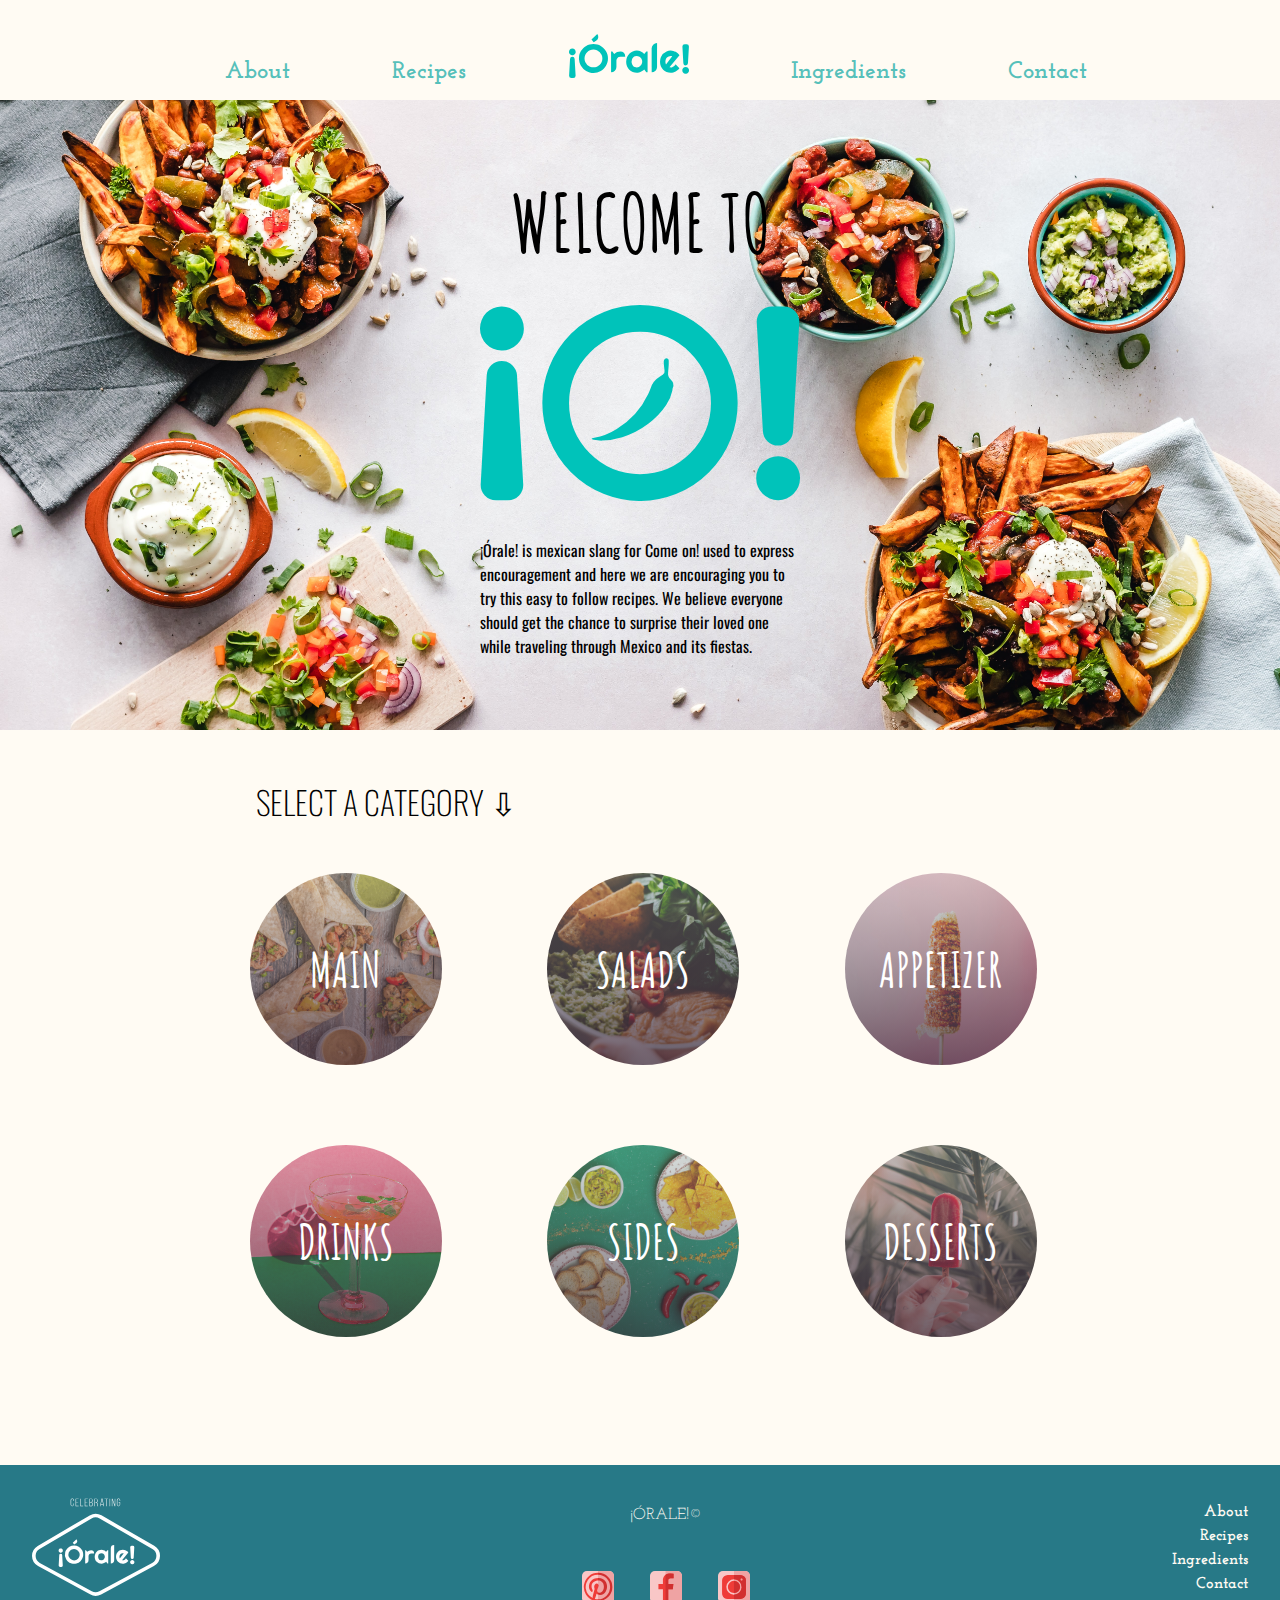
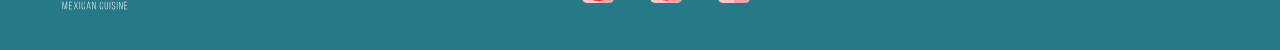
<file: index.html>
<!DOCTYPE html>
<html lang="en">
  <head>
    <meta charset="UTF-8" />
    <meta http-equiv="X-UA-Compatible" content="IE=edge" />
    <meta name="viewport" content="width=device-width, initial-scale=1.0" />
    <title>Orale</title>
  </head>
  <link rel="stylesheet" href="css/style2.css" />
  <body>
    <header>
      <nav>
        <ul>
          <li><a href="about.html">About</a></li>
          <li><a href="recipe_list.html?category=all">Recipes</a></li>
          <li>
            <a href="index.html">
              <img
                src="assets/logotype_color.svg"
                alt="logotipo"
                class="logo"
                width="120"
              />
            </a>
          </li>
          <li><a href="ingredients.html">Ingredients</a></li>
          <li>Contact</li>
        </ul>
      </nav>
    </header>
    <main>
      <section class="welcome">
        <div class="welcomeWraper">
          <h1>WELCOME TO</h1>
          <figure>
            <img src="assets/logo_centered.svg" alt="logotipo" class="logo" />
          </figure>
          <p>
            ¡Órale! is mexican slang for Come on! used to express encouragement
            and here we are encouraging you to try this easy to follow recipes.
            We believe everyone should get the chance to surprise their loved
            one while traveling through Mexico and its fiestas.
          </p>
        </div>
      </section>
      <section class="categoryMenu">
        <h2>SELECT A CATEGORY &#8681;</h2>
        <div class="categoryMenu">
          <a href="recipe_list.html?category=main">
            <div id="main" class="homeButton"><h2>MAIN</h2></div></a
          >
          <a href="recipe_list.html?category=salad"
            ><div id="salads" class="homeButton"><h2>SALADS</h2></div></a
          >

          <a href="recipe_list.html?category=appetizer"
            ><div id="appetizer" class="homeButton"><h2>APPETIZER</h2></div></a
          >

          <a href="recipe_list.html?category=drink"
            ><div id="drinks" class="homeButton"><h2>DRINKS</h2></div></a
          >

          <a href="recipe_list.html?category=side"
            ><div id="sides" class="homeButton"><h2>SIDES</h2></div></a
          >

          <a href="recipe_list.html?category=dessert"
            ><div id="deserts" class="homeButton"><h2>DESSERTS</h2></div></a
          >
        </div>
      </section>
    </main>

    <footer class="footer">
      <a href="index.html">
        <img src="assets/logotype_tagline.svg" alt="logotipo" class="logo" />
      </a>
      <div class="some">
        <p>¡ÓRALE!©</p>
        <ul>
          <li>
            <a href="index.html">
              <img src="assets/pt.svg" alt="logotipo" class="logo" />
            </a>
            <a href="index.html">
              <img src="assets/fb.svg" alt="logotipo" class="logo" />
            </a>
            <a href="index.html">
              <img src="assets/ig.svg" alt="logotipo" class="logo" />
            </a>
          </li>
        </ul>
      </div>
      <nav>
        <ul>
          <li><a href="#">About</a></li>
          <li><a href="recipe_list.html?category=all">Recipes</a></li>
          <li><a href="#">Ingredients</a></li>
          <li><a href="#">Contact</a></li>
        </ul>
      </nav>
    </footer>
  </body>
</html>
</file>
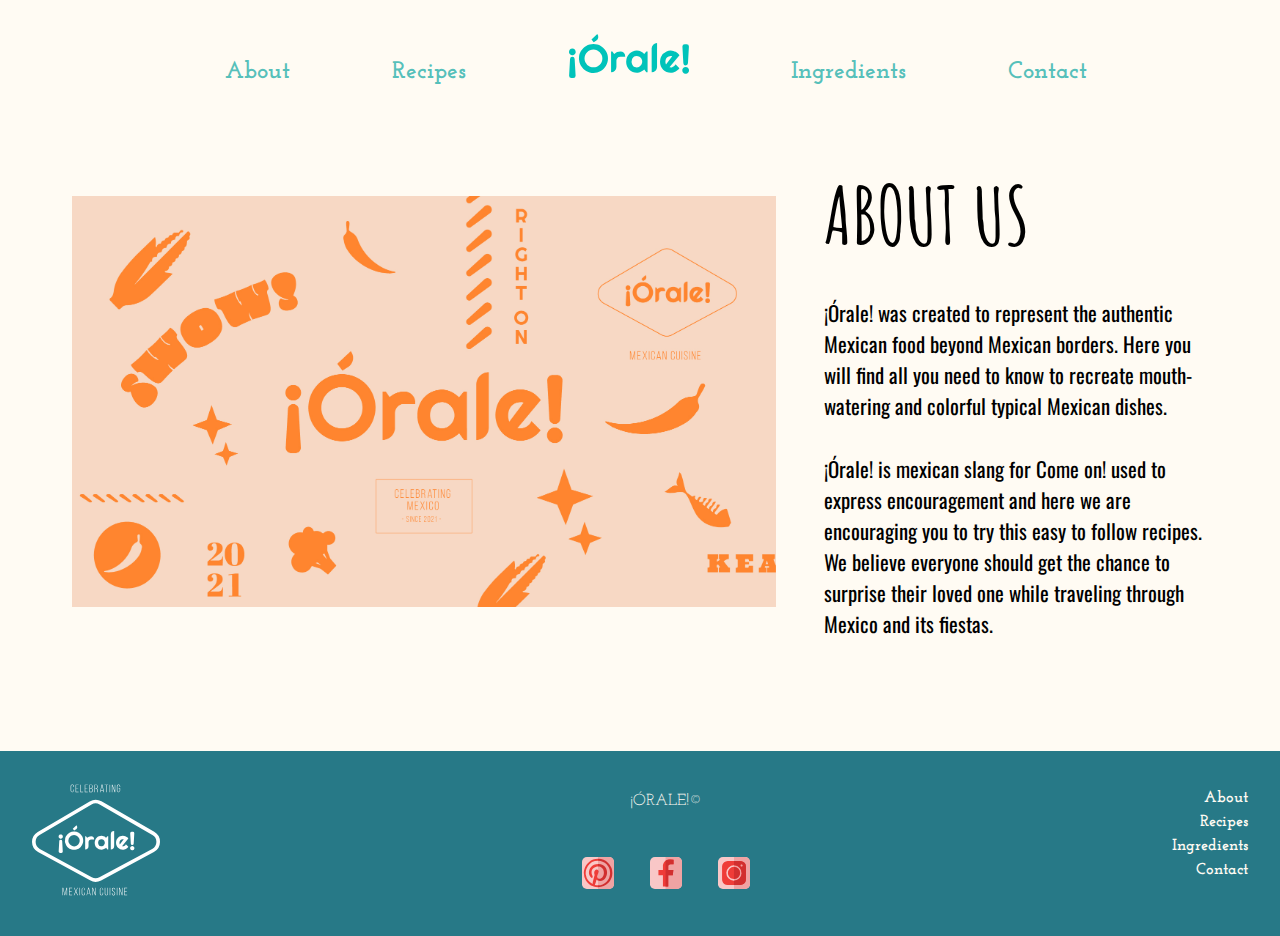
<file: about.html>
<!DOCTYPE html>
<html lang="en">
  <head>
    <meta charset="UTF-8" />
    <meta http-equiv="X-UA-Compatible" content="IE=edge" />
    <meta name="viewport" content="width=device-width, initial-scale=1.0" />
    <title>Orale</title>
  </head>
  <link rel="stylesheet" href="css/style2.css" />
  <body>
    <header>
      <nav>
        <ul>
          <li><a href="about.html">About</a></li>
          <li><a href="recipe_list.html?category=all">Recipes</a></li>
          <li>
            <a href="index.html">
              <img
                src="assets/logotype_color.svg"
                alt="logotipo"
                class="logo"
                width="120"
              />
            </a>
          </li>
          <li><a href="ingredients.html">Ingredients</a></li>
          <li>Contact</li>
        </ul>
      </nav>
    </header>
    <main>
      <div class="aboutWraper">
        <section>
          <div class="aboutMedium">
            <img src="assets/banner.jpg" />
            <div class="infoAbout">
              <h2>ABOUT US</h2>
              <p>
                ¡Órale! was created to represent the authentic Mexican food
                beyond Mexican borders. Here you will find all you need to know
                to recreate mouth-watering and colorful typical Mexican dishes.
              </p>
              <p>
                ¡Órale! is mexican slang for Come on! used to express
                encouragement and here we are encouraging you to try this easy
                to follow recipes. We believe everyone should get the chance to
                surprise their loved one while traveling through Mexico and its
                fiestas.
              </p>
            </div>
          </div>
        </section>
      </div>
    </main>
    <footer class="footer">
      <a href="index.html">
        <img src="assets/logotype_tagline.svg" alt="logotipo" class="logo" />
      </a>
      <div class="some">
        <p>¡ÓRALE!©</p>
        <ul>
          <li>
            <a href="index.html">
              <img src="assets/pt.svg" alt="logotipo" class="logo" />
            </a>
            <a href="index.html">
              <img src="assets/fb.svg" alt="logotipo" class="logo" />
            </a>
            <a href="index.html">
              <img src="assets/ig.svg" alt="logotipo" class="logo" />
            </a>
          </li>
        </ul>
      </div>
      <nav>
        <ul>
          <li><a href="#">About</a></li>
          <li><a href="recipe_list.html?category=all">Recipes</a></li>
          <li><a href="#">Ingredients</a></li>
          <li><a href="#">Contact</a></li>
        </ul>
      </nav>
    </footer>
    <script src="js/recipe.js"></script>
  </body>
</html>
</file>
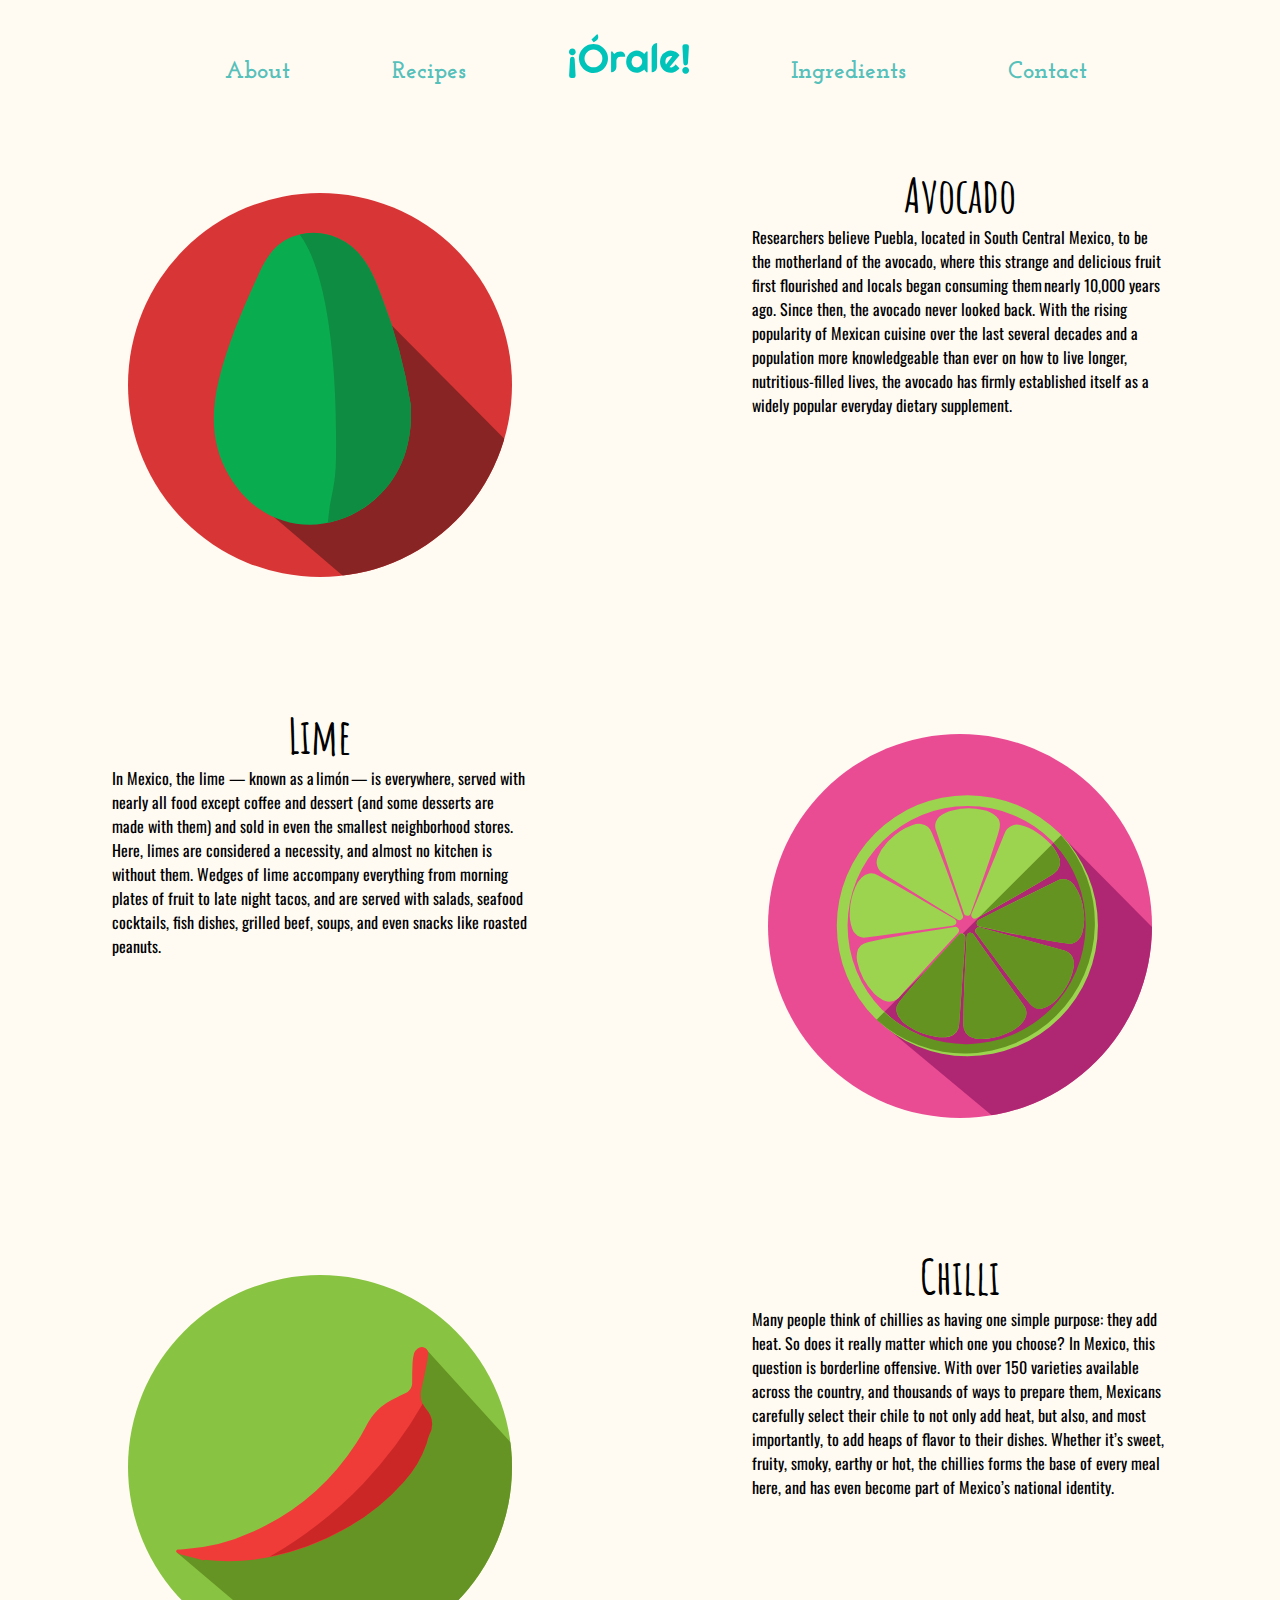
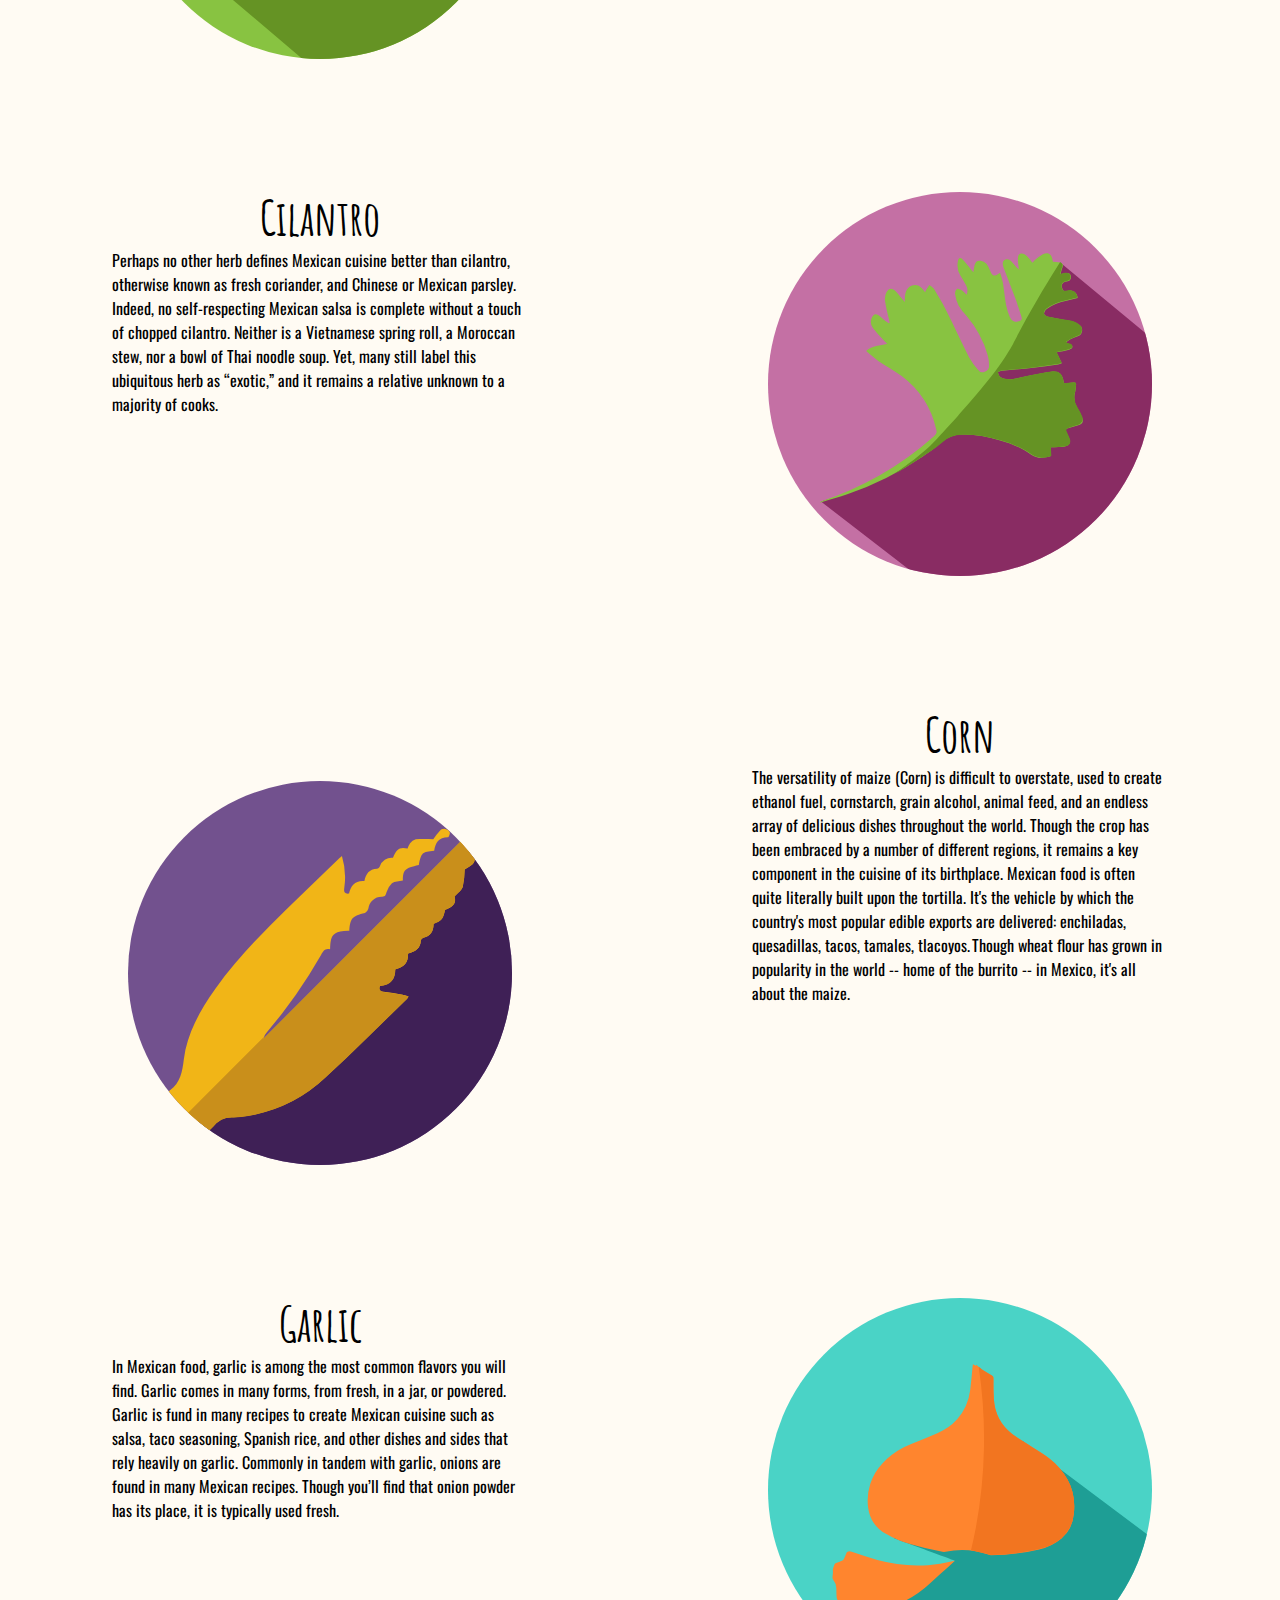
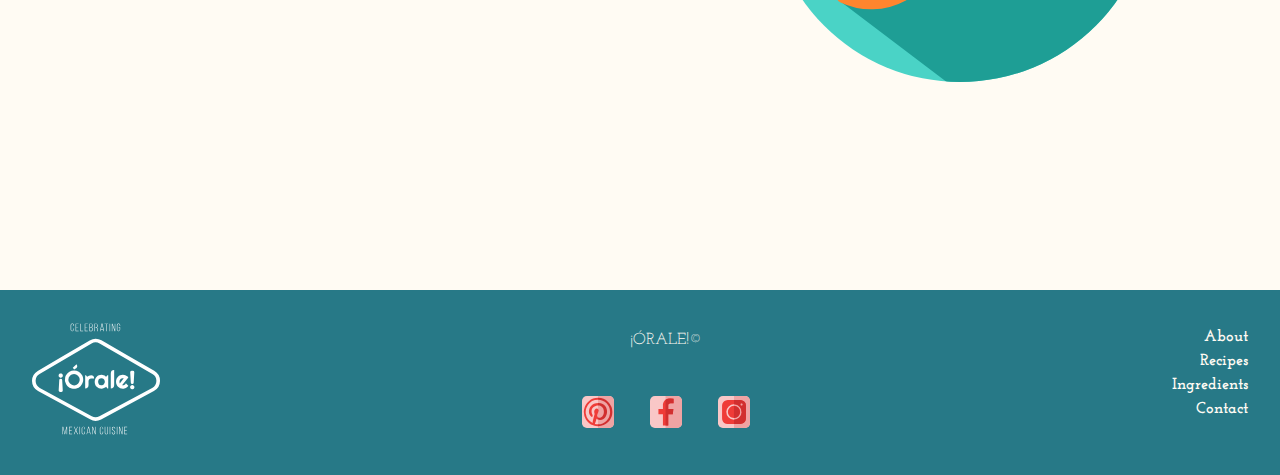
<file: ingredients.html>
<!DOCTYPE html>
<html lang="en">
  <head>
    <meta charset="UTF-8" />
    <meta http-equiv="X-UA-Compatible" content="IE=edge" />
    <meta name="viewport" content="width=device-width, initial-scale=1.0" />
    <title>Orale</title>
  </head>
  <link rel="stylesheet" href="css/style2.css" />
  <body class="ingredient_list">
    <header>
      <nav>
        <ul>
          <li><a href="about.html">About</a></li>
          <li><a href="recipe_list.html?category=all">Recipes</a></li>
          <li>
            <a href="index.html">
              <img
                src="assets/logotype_color.svg"
                alt="logotipo"
                class="logo"
                width="120"
              />
            </a>
          </li>
          <li><a href="ingredients.html">Ingredients</a></li>
          <li>Contact</li>
        </ul>
      </nav>
    </header>

    <main id="ingredients_list">
      <!-- <div class="breadcrombs">
        <p>
          <a href="recipe_list.html?category=all">Ingredients</a> |
          <a href="">All</a> |
          <a href=""></a>
        </p>
      </div> -->
      <section id="the_recipe_list_section">
        <figure class="ingredients_img avocado">
          <img
            src="assets/ing_avo.svg"
            alt="a colorful illustration of avocado"
          />
        </figure>
        <article class="ingredients_text avocado_text">
          <h2 class="ingredient_name">Avocado</h2>
          <p>
            Researchers believe Puebla, located in South Central Mexico, to be
            the motherland of the avocado, where this strange and delicious
            fruit first flourished and locals began consuming them nearly 10,000
            years ago. Since then, the avocado never looked back. With the
            rising popularity of Mexican cuisine over the last several decades
            and a population more knowledgeable than ever on how to live longer,
            nutritious-filled lives, the avocado has firmly established itself
            as a widely popular everyday dietary supplement.
          </p>
        </article>

        <article class="ingredients_text lime_text">
          <h2 class="ingredient_name">Lime</h2>
          <p>
            In Mexico, the lime — known as a limón — is everywhere, served with
            nearly all food except coffee and dessert (and some desserts are
            made with them) and sold in even the smallest neighborhood stores.
            Here, limes are considered a necessity, and almost no kitchen is
            without them. Wedges of lime accompany everything from morning
            plates of fruit to late night tacos, and are served with salads,
            seafood cocktails, fish dishes, grilled beef, soups, and even snacks
            like roasted peanuts.
          </p>
        </article>
        <figure class="ingredients_img lime_img">
          <img
            src="assets/ing_lime.svg"
            alt="a colourful illustration of Lime"
          />
        </figure>

        <figure class="ingredients_img chilli_img">
          <img
            src="assets/ing_chili.svg"
            alt="a colourful illustration of Chilli"
          />
        </figure>
        <article class="ingredients_text chilli_text">
          <h2 class="ingredient_name">Chilli</h2>
          <p>
            Many people think of chillies as having one simple purpose: they add
            heat. So does it really matter which one you choose? In Mexico, this
            question is borderline offensive. With over 150 varieties available
            across the country, and thousands of ways to prepare them, Mexicans
            carefully select their chile to not only add heat, but also, and
            most importantly, to add heaps of flavor to their dishes. Whether
            it’s sweet, fruity, smoky, earthy or hot, the chillies forms the
            base of every meal here, and has even become part of Mexico’s
            national identity.
          </p>
        </article>

        <article class="ingredients_text cilantro_text">
          <h2 class="ingredient_name">Cilantro</h2>
          <p>
            Perhaps no other herb defines Mexican cuisine better than cilantro,
            otherwise known as fresh coriander, and Chinese or Mexican parsley.
            Indeed, no self-respecting Mexican salsa is complete without a touch
            of chopped cilantro. Neither is a Vietnamese spring roll, a Moroccan
            stew, nor a bowl of Thai noodle soup. Yet, many still label this
            ubiquitous herb as “exotic,” and it remains a relative unknown to a
            majority of cooks.
          </p>
        </article>
        <figure class="ingredients_img cilantro_img">
          <img
            src="assets/ing_cilantro.svg"
            alt="a colourful illustration of Cilantro"
          />
        </figure>
        <figure class="ingredients_img corn_img">
          <img
            src="assets/ing_corn.svg"
            alt="a colourful illustration of Corn"
          />
        </figure>
        <article class="ingredients_text corn_text">
          <h2 class="ingredient_name">Corn</h2>
          <p>
            The versatility of maize (Corn) is difficult to overstate, used to
            create ethanol fuel, cornstarch, grain alcohol, animal feed, and an
            endless array of delicious dishes throughout the world. Though the
            crop has been embraced by a number of different regions, it remains
            a key component in the cuisine of its birthplace. Mexican food is
            often quite literally built upon the tortilla. It's the vehicle by
            which the country's most popular edible exports are delivered:
            enchiladas, quesadillas, tacos, tamales, tlacoyos. Though wheat
            flour has grown in popularity in the world -- home of the burrito --
            in Mexico, it's all about the maize. 
          </p>
        </article>
        <article class="ingredients_text garlic_text">
          <h2 class="ingredient_name">Garlic</h2>
          <p>
            In Mexican food, garlic is among the most common flavors you will
            find. Garlic comes in many forms, from fresh, in a jar, or powdered.
            Garlic is fund in many recipes to create Mexican cuisine such as
            salsa, taco seasoning, Spanish rice, and other dishes and sides that
            rely heavily on garlic. Commonly in tandem with garlic, onions are
            found in many Mexican recipes. Though you’ll find that onion powder
            has its place, it is typically used fresh.
          </p>
        </article>
        <figure class="ingredients_img garlic_img">
          <img
            src="assets/ing_garlic.svg"
            alt="a colourful illustration of Garlic"
          />
        </figure>
      </section>
    </main>
    <footer class="footer">
      <a href="index.html">
        <img src="assets/logotype_tagline.svg" alt="logotipo" class="logo" />
      </a>
      <div class="some">
        <p>¡ÓRALE!©</p>
        <ul>
          <li>
            <a href="index.html">
              <img src="assets/pt.svg" alt="logotipo" class="logo" />
            </a>
            <a href="index.html">
              <img src="assets/fb.svg" alt="logotipo" class="logo" />
            </a>
            <a href="index.html">
              <img src="assets/ig.svg" alt="logotipo" class="logo" />
            </a>
          </li>
        </ul>
      </div>
      <nav>
        <ul>
          <li><a href="#">About</a></li>
          <li><a href="recipe_list.html?category=all">Recipes</a></li>
          <li><a href="#">Ingredients</a></li>
          <li><a href="#">Contact</a></li>
        </ul>
      </nav>
    </footer>
  </body>
</html>
</file>
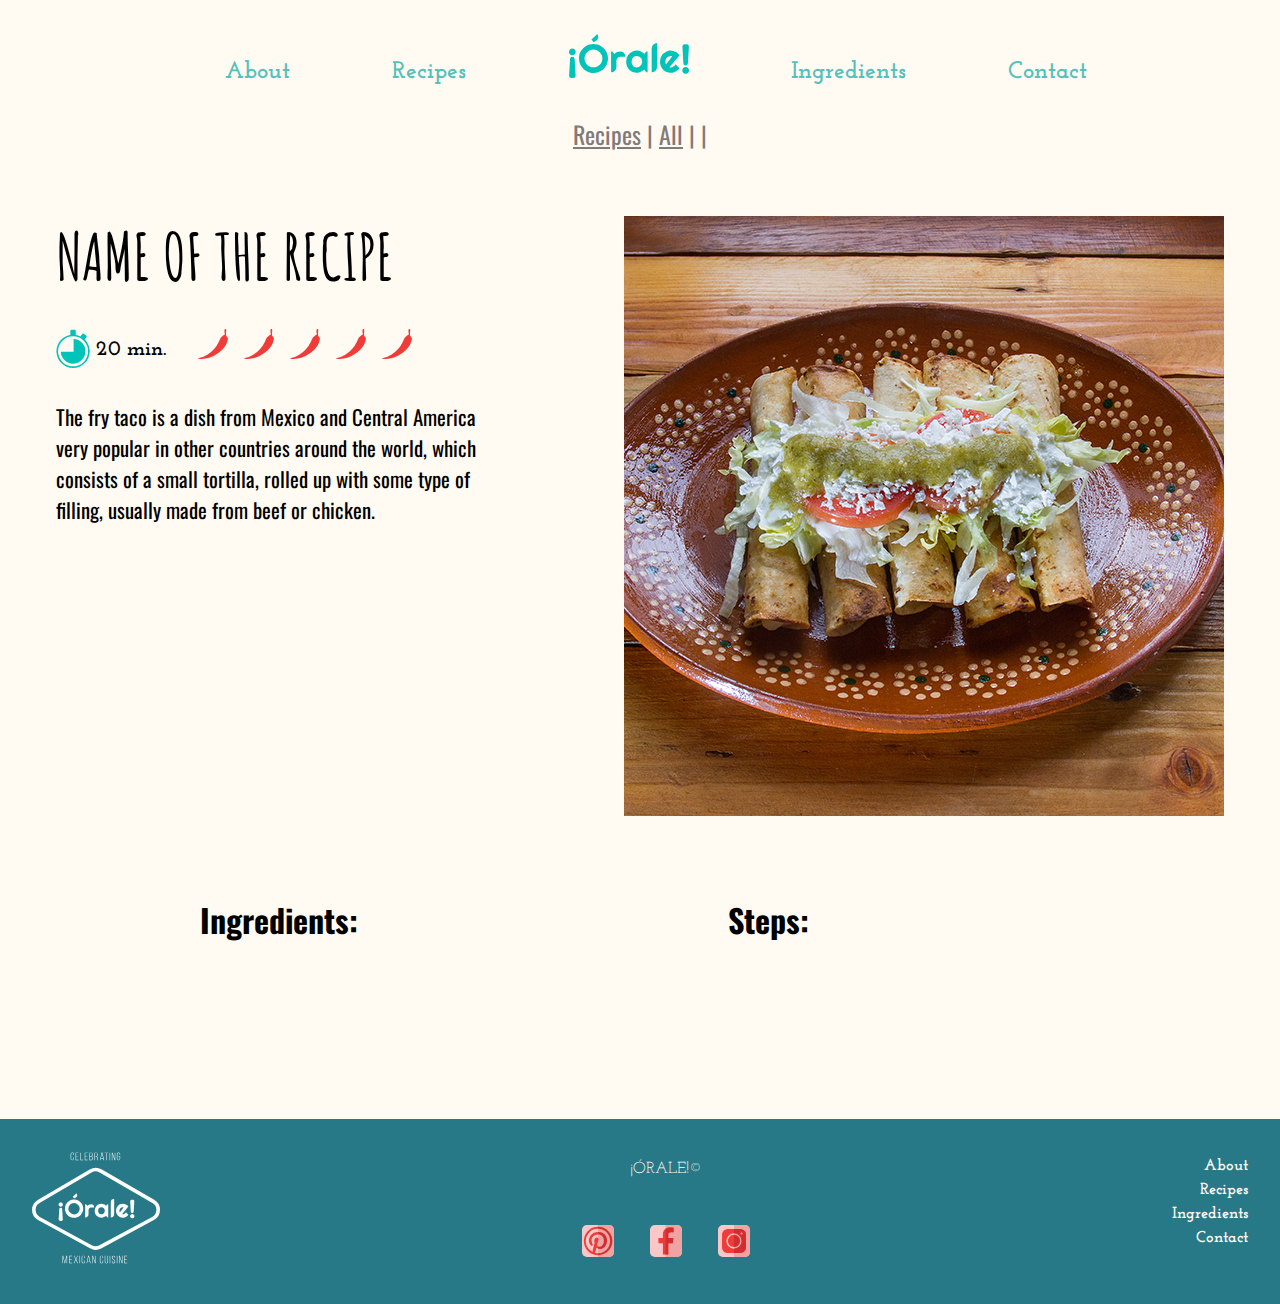
<file: recipe.html>
<!DOCTYPE html>
<html lang="en">
  <head>
    <meta charset="UTF-8" />
    <meta http-equiv="X-UA-Compatible" content="IE=edge" />
    <meta name="viewport" content="width=device-width, initial-scale=1.0" />
    <title>Orale</title>
  </head>
  <link rel="stylesheet" href="css/style2.css" />
  <body>
    <header>
      <nav>
        <ul>
          <li><a href="about.html">About</a></li>
          <li><a href="recipe_list.html?category=all">Recipes</a></li>
          <li>
            <a href="index.html">
              <img
                src="assets/logotype_color.svg"
                alt="logotipo"
                class="logo"
                width="120"
              />
            </a>
          </li>
          <li><a href="ingredients.html">Ingredients</a></li>
          <li>Contact</li>
        </ul>
      </nav>
    </header>
    <main>
      <div class="breadcrombs">
        <p>
          <a href="recipe_list.html?category=all">Recipes</a> |
          <a href="">All</a> | <a></a> | <a></a>
        </p>
      </div>
      <div class="recipeWraper">
        <section id="recipe">
          <div class="recipeMedium">
            <div class="infoMedium">
              <h2>NAME OF THE RECIPE</h2>
              <div class="timeChili">
                <div>
                  <div class="watch"></div>
                  <p><span class="tiempo">20</span> min.</p>
                </div>
                <div class="chilis">
                  <div class="chili"></div>
                  <div class="chili"></div>
                  <div class="chili"></div>
                  <div class="chili"></div>
                  <div class="chili"></div>
                </div>
              </div>
              <p>
                The fry taco is a dish from Mexico and Central America very
                popular in other countries around the world, which consists of a
                small tortilla, rolled up with some type of filling, usually
                made from beef or chicken.
              </p>
            </div>
            <figure>
              <img src="assets/shutterstock_1020793849-1000.jpg" alt="" />
            </figure>
          </div>
        </section>
        <section id="ingredients-steps">
          <div>
            <h1>Ingredients:</h1>
            <section class="ingredients"></section>
          </div>
          <div>
            <h1>Steps:</h1>
            <section class="steps"></section>
          </div>
        </section>
      </div>
    </main>
    <footer class="footer">
      <a href="index.html">
        <img src="assets/logotype_tagline.svg" alt="logotipo" class="logo" />
      </a>
      <div class="some">
        <p>¡ÓRALE!©</p>
        <ul>
          <li>
            <a href="index.html">
              <img src="assets/pt.svg" alt="logotipo" class="logo" />
            </a>
            <a href="index.html">
              <img src="assets/fb.svg" alt="logotipo" class="logo" />
            </a>
            <a href="index.html">
              <img src="assets/ig.svg" alt="logotipo" class="logo" />
            </a>
          </li>
        </ul>
      </div>
      <nav>
        <ul>
          <li><a href="#">About</a></li>
          <li><a href="recipe_list.html?category=all">Recipes</a></li>
          <li><a href="#">Ingredients</a></li>
          <li><a href="#">Contact</a></li>
        </ul>
      </nav>
    </footer>
    <script src="js/recipe.js"></script>
  </body>
</html>
</file>
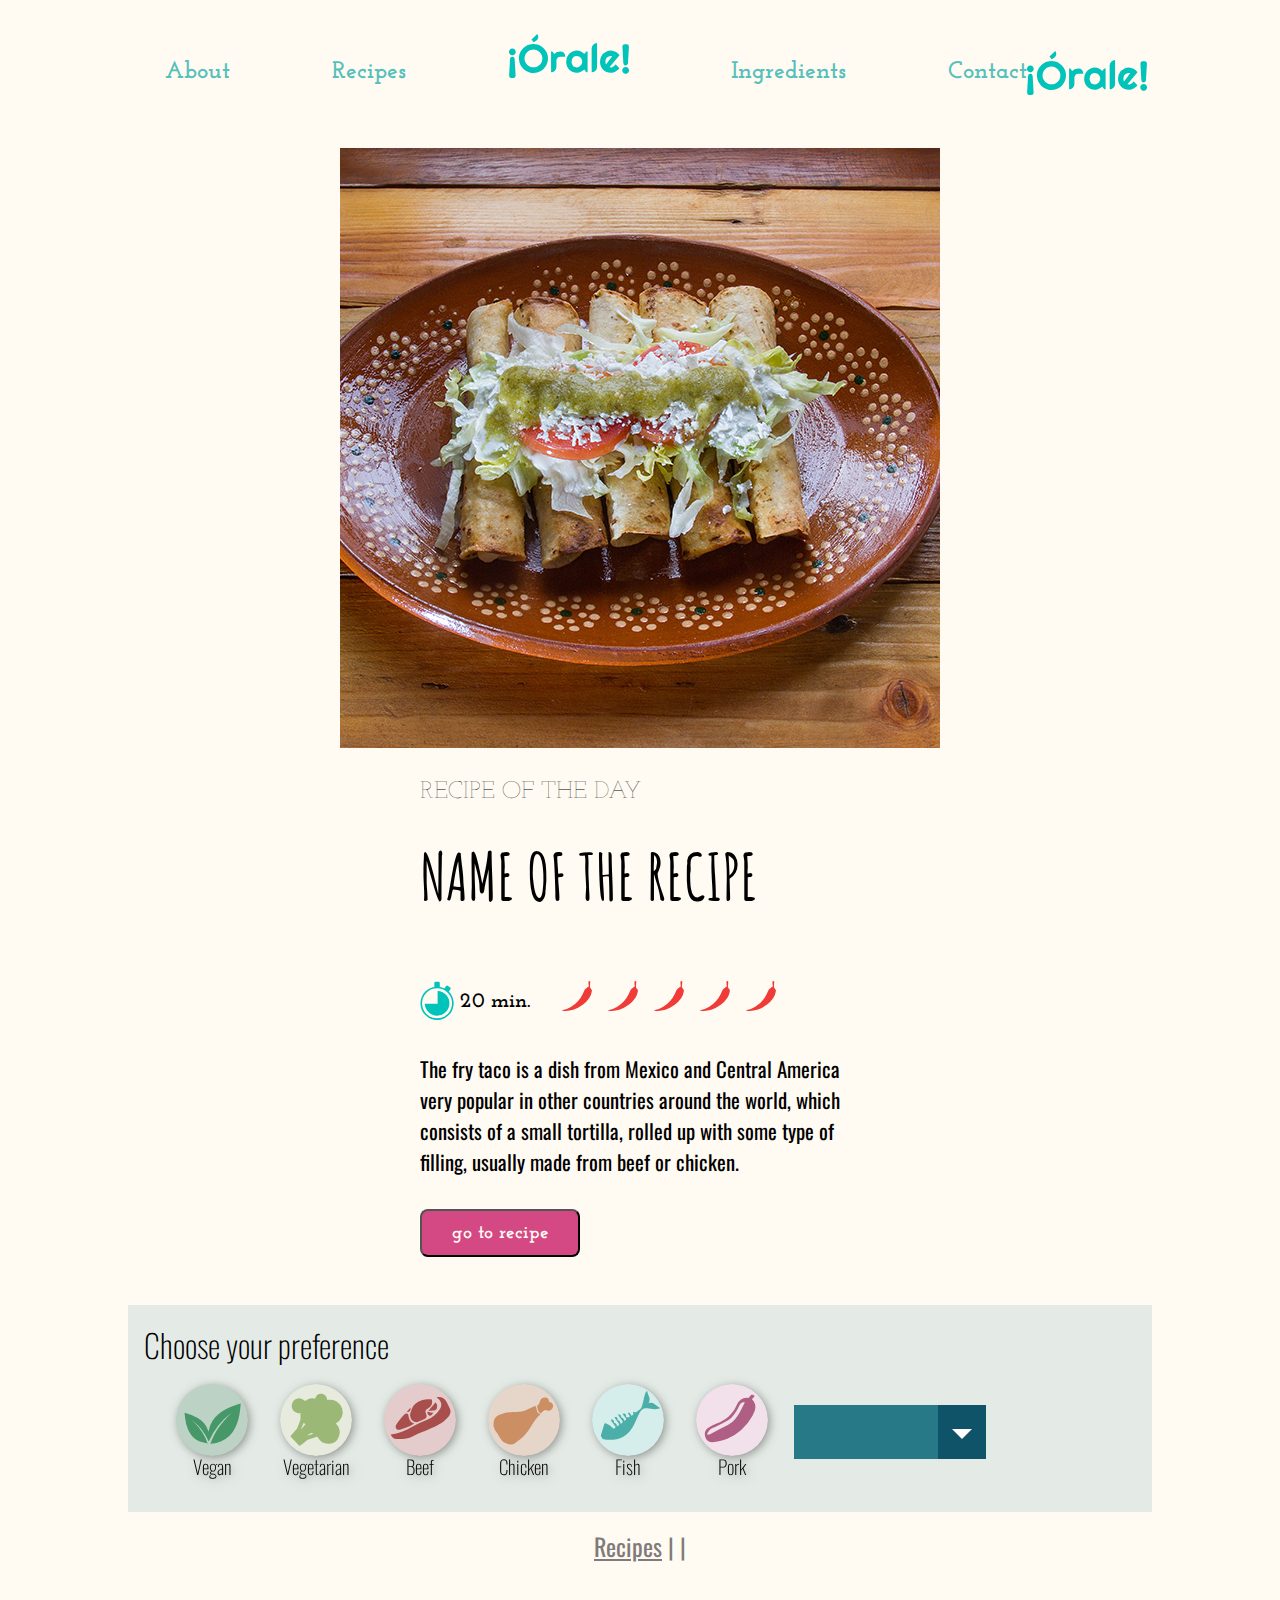
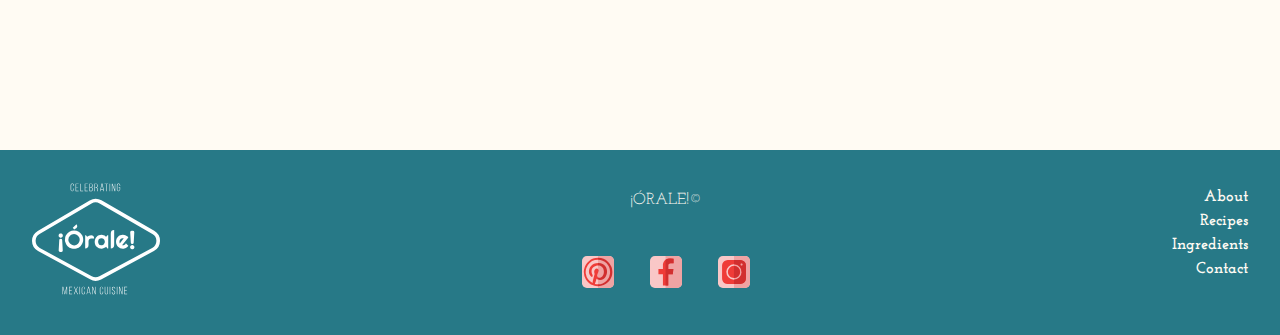
<file: recipe_list.html>
<!DOCTYPE html>
<html lang="en">
  <head>
    <meta charset="UTF-8" />
    <meta http-equiv="X-UA-Compatible" content="IE=edge" />
    <meta name="viewport" content="width=device-width, initial-scale=1.0" />
    <title>Orale</title>
  </head>
  <link rel="stylesheet" href="css/style2.css" />
  <body class="recipe_list">
    <header>
      <nav>
        <ul>
          <li><a href="about.html">About</a></li>
          <li>Recipes</li>
          <li>
            <a href="index.html">
              <img
                src="assets/logotype_color.svg"
                alt="logotipo"
                class="logo"
                width="120"
              />
            </a>
          </li>
          <li><a href="ingredients.html">Ingredients</a></li>
          <li>Contact</li>
        </ul>
      </nav>
      <div class="nav-mobil">
        <div class="logo-container">
          <a href="index.html">
            <img
              src="assets/logotype_color.svg"
              alt="logotipo"
              class="logo"
              width="120"
            />
          </a>
        </div>
        <div class="burger-menu"></div>
      </div>
    </header>
    <main class="recipe_list">
      <!-- <div class="breadcrombs">
        <p>
          <a href="recipe_list.html?category=all">Recipes</a> |
          <a href="">All</a> |
          <a href=""></a>
        </p>
      </div> -->
      <section id="recipeOfDay">
        <h1>COOL PHRASE ABOUT THE VEGETARIAN WORLD</h1>

        <div class="recipeMedium">
          <div class="infoMedium">
            <h4>RECIPE OF THE DAY</h4>
            <h2>NAME OF THE RECIPE</h2>
            <h5></h5>
            <div class="timeChili">
              <div>
                <div class="watch"></div>
                <p><span class="tiempo">20</span> min.</p>
              </div>
              <div class="chilis">
                <div class="chili"></div>
                <div class="chili"></div>
                <div class="chili"></div>
                <div class="chili"></div>
                <div class="chili"></div>
              </div>
            </div>
            <p>
              The fry taco is a dish from Mexico and Central America very
              popular in other countries around the world, which consists of a
              small tortilla, rolled up with some type of filling, usually made
              from beef or chicken.
            </p>
            <a href="recipe.html"><button>go to recipe</button></a>
          </div>
          <figure>
            <img src="assets/shutterstock_1020793849-1000.jpg" alt="" />
          </figure>
        </div>
      </section>

      <!-- ----navigation subcategory--- -->

      <nav class="navSubcategory" id="navSubCat">
        <h4>Choose your preference</h4>
        <div class="icon-dropdown">
          <div class="iconMenu">
            <div class="Vegan"><h5>Vegan</h5></div>
            <div class="Vegetarian"><h5>Vegetarian</h5></div>
            <div class="Beef"><h5>Beef</h5></div>
            <div class="Chicken"><h5>Chicken</h5></div>
            <div class="Fish"><h5>Fish</h5></div>
            <div class="Pork"><h5>Pork</h5></div>
          </div>
          <div class="dropDown-container">
            <select name="categories" id="categoryDD" class="dropDown">
              <option disabled selected style="color: white">Categories</option>
              <option value="all">All</option>
              <option value="main">Mains</option>
              <option value="salad">Salads</option>
              <option value="appetizer">Appetizers</option>
              <option value="side">Sides</option>
              <option value="dessert">Desserts</option>
              <option value="drink">Drinks</option>
            </select>
            <span class="custom-arrow"></span>
          </div>
        </div>
      </nav>
      <!-- ----navigation product list--- -->
      <div class="breadcrombs">
        <p>
          <a href="recipe_list.html?category=all">Recipes</a> |
          <a href="">All</a> |
          <a></a>
        </p>
      </div>

      <div id="recipeList"></div>

      <template id="recipeCardTemplate">
        <section class="recipeCard">
          <div class="categoryIndex"></div>
          <figure>
            <img src="assets/shutterstock_1020793849-1000.jpg" alt="" />
          </figure>
          <div>
            <div class="timeChili">
              <div>
                <div class="watch"></div>
                <p><span class="tiempo">20</span> min.</p>
              </div>
              <div class="chilis">
                <div class="chili"></div>
                <div class="chili"></div>
                <div class="chili"></div>
                <div class="chili"></div>
                <div class="chili"></div>
              </div>
            </div>
          </div>
          <h2>Recipe Name</h2>
          <h5></h5>
          <p>
            Description: popular in other countries around the world, which
            consists of a small tortilla, rolled up with some type of filling,
            usually made from beef or chicken
          </p>
          <a href="recipe.html"><button>go to recipe</button></a>
        </section>
      </template>
      <template id="emptysection">
        <section class="emptysection">
          <h1></h1>

          <img
            src="assets/pinata-1937444_640.jpg"
            alt="pinata rota mexican party"
          />

          <p>
            Image by
            <a
              href="https://pixabay.com/users/kliempictures-3066210/?utm_source=link-attribution&amp;utm_medium=referral&amp;utm_campaign=image&amp;utm_content=1937444"
              >Alexander Kliem</a
            >
            from
            <a
              href="https://pixabay.com/?utm_source=link-attribution&amp;utm_medium=referral&amp;utm_campaign=image&amp;utm_content=1937444"
              >Pixabay</a
            >
          </p>
        </section>
      </template>
    </main>
    <footer class="footer">
      <a href="index.html">
        <img src="assets/logotype_tagline.svg" alt="logotipo" class="logo" />
      </a>
      <div class="some">
        <p>¡ÓRALE!©</p>
        <ul>
          <li>
            <a href="index.html">
              <img src="assets/pt.svg" alt="logotipo" class="logo" />
            </a>
            <a href="index.html">
              <img src="assets/fb.svg" alt="logotipo" class="logo" />
            </a>
            <a href="index.html">
              <img src="assets/ig.svg" alt="logotipo" class="logo" />
            </a>
          </li>
        </ul>
      </div>
      <nav>
        <ul>
          <li><a href="#">About</a></li>
          <li><a href="recipe_list.html?category=all">Recipes</a></li>
          <li><a href="#">Ingredients</a></li>
          <li><a href="#">Contact</a></li>
        </ul>
      </nav>
    </footer>
    <script src="js/recipe_list2.js"></script>
  </body>
</html>
</file>
<file: css/style2.css>
@import url("https://fonts.googleapis.com/css2?family=Chelsea+Market&family=Life+Savers:wght@400;700&family=Roboto:wght@300;700&display=swap");
@import url("https://fonts.googleapis.com/css2?family=Amatic+SC:wght@400;700&family=Josefin+Slab:wght@400;600&family=Oswald:wght@300;600&display=swap");
:root {
  --bg-body-color: #fffbf3;
  --bg-color: #d44884;
  --link-color: #56c0ba;
  --link-hover-color: #277987;
  --color-4: #87204d;
  --color-5: #d4c85d;
  --bg-sec-color: rgba(255, 255, 255, 1);
  --primary-font: "Amatic SC", cursive;
  --secondary-font: "Oswald", sans-serif;
  --subHeader-font: "Josefin Slab", serif;
  --main-text-color: #403030;

  --white-space: 1rem;

  /*iconos*/
  --chilis: url(../assets/chili_full.svg);
  --url-vegetarian: url(../assets/vegetarianv2.svg);
  --watch: url(../assets/watch.svg);

  --picture-width: 600px;
}

* {
  margin: 0;
  padding: 0;
}

body {
  padding: 0;
  margin: 0;
  font-family: var(--secondary-font);
  background-color: var(--bg-body-color);
}

main.recipe_list {
  width: 80%;
  margin-left: 10%;
}

/*----navigation----------*/
header {
  background-color: var(--bg-body-color);
  height: max(6vw, 100px);
  display: flex;
  justify-content: center;
  align-items: flex-end;
  padding-top: 0;
  padding-left: 2rem;
}

nav {
  width: auto;
}

nav ul {
  font-family: var(--subHeader-font);
  font-weight: bold;
  font-size: 1.5rem;
  color: var(--link-color);
  display: flex;
  column-gap: 8vw;
  row-gap: 1rem;
  align-items: baseline;
  list-style-type: none;
  list-style: none;
  flex-wrap: wrap;
  padding: 0;
  margin: 0;
}

nav ul li {
  text-decoration: none;
  text-decoration-style: none;
  cursor: pointer;
}

nav figure {
  background-color: var(--bg-body-color);
  width: 7vw;
  min-width: 100px;
}

a {
  text-decoration: none;
  color: var(--link-color);
}

/*--------------------------------*/
/*-----homepage--------------*/

section.welcome {
  height: 70vh;
  width: 100%;
  background-image: url(../assets/ella-olsson-4dQiaWKiL-Y-unsplash.jpg);
  background-position: center;
  background-size: cover;
  display: flex;
  flex-direction: column;
  align-items: center;
  justify-content: center;
  row-gap: 2rem;
}

section.welcome .welcomeWraper {
  padding: 2rem;
  border-radius: 1rem;
  display: flex;
  flex-direction: column;
  align-items: center;
  justify-content: center;
  row-gap: 2rem;
}

.welcome h1 {
  font-family: var(--primary-font);
  font-size: 5rem;
  margin: 0;
}

.welcome figure {
  width: min(100%, 25vw);
}

.welcome p {
  max-width: 40ch;
}

section.categoryMenu {
  padding-top: 3rem;
  display: flex;
  flex-direction: column;
  align-items: center;
}

section.categoryMenu > h2 {
  color: black;
  font-family: var(--secondary-font);
  font-weight: lighter;
  font-size: 2rem;
  align-self: flex-start;
  margin-left: 20vw;
}

div.categoryMenu {
  width: max(350px, 65%);
  display: flex;
  flex-direction: row;
  flex-wrap: wrap;
  gap: 5rem;
  padding: 3rem 0;
}

div.homeButton {
  height: 15vw;
  width: 15vw;
  min-width: 100px;
  min-height: 100px;
  border-radius: 50%;
  display: flex;
  justify-content: center;
  align-items: center;
  background-size: 100%;
  margin-left: 2vw;
  cursor: pointer;
}

div.homeButton:hover {
  filter: drop-shadow(2px 2px 10px rgba(119, 119, 119, 0.7)) saturate(1.5);
}

#main {
  background-image: linear-gradient(
      to bottom,
      rgba(179, 179, 179, 0.35),
      rgba(70, 49, 64, 0.73)
    ),
    url(../assets/MAIN_ryan-concepcion-50KffXbjIOg-unsplash.jpg);
}

#salads {
  background-image: linear-gradient(
      to bottom,
      rgba(179, 179, 179, 0.35),
      rgba(70, 49, 64, 0.73)
    ),
    url(../assets/SALAD_pexels-alesia-kozik-6544388-1.jpg);
}

#appetizer {
  background-image: linear-gradient(
      to bottom,
      rgba(179, 179, 179, 0.35),
      rgba(70, 49, 64, 0.73)
    ),
    url(../assets/APPETIZER_diego-lozano-Ou54iFyr-Uk-unsplash.jpg);
}

#drinks {
  background-image: linear-gradient(
      to bottom,
      rgba(179, 179, 179, 0.35),
      rgba(70, 49, 64, 0.73)
    ),
    url(../assets/DRINK_taylor-simpson-C__YNhhO7T0-unsplash.jpg);
}

#sides {
  background-image: linear-gradient(
      to bottom,
      rgba(179, 179, 179, 0.35),
      rgba(70, 49, 64, 0.73)
    ),
    url(../assets/SIDES_pexels-dayvison-de-oliveira-silva-5696558.jpg);
}

#deserts {
  background-image: linear-gradient(
      to bottom,
      rgba(179, 179, 179, 0.35),
      rgba(70, 49, 64, 0.73)
    ),
    url(../assets/DESSERT_chris-reyem-WLOabgHQUCQ-unsplash.jpg);
}

.categoryMenu h2 {
  font-size: 3rem;
  font-weight: bold;
  color: var(--bg-body-color);
  color: rgb(255, 255, 255);
}

/*------------------------------*/
/*-----------Recipie--------------*/

.sec1,
.sec2 {
  width: 100%;
  padding: 1rem 0;
  background-color: var(--bg-sec-color);
  display: flex;
  gap: 1rem;
  flex-wrap: wrap;
  justify-content: center;
}

.sec1 {
  padding-top: 3rem;
  border-radius: 2rem 2rem 0 0;
  position: relative;
}

.recipeBigWraper {
  position: relative;
}

button {
  width: 10rem;
  height: 3rem;
  border-radius: 0.5rem;
  background-color: var(--bg-color);
  cursor: pointer;
  color: #fffbf3;
  font-size: 1.2rem;
  font-family: var(--subHeader-font);
  font-weight: bold;
}

button:hover {
  background-color: var(--link-hover-color);
}

.sec2 {
  padding-bottom: 3rem;
  border-radius: 0 0 2rem 2rem;
}

.sec1 .info {
  display: flex;
  flex-direction: column;
  gap: 2rem;
  align-items: center;
  width: var(--picture-width);
}

h2 {
  font-family: var(--primary-font);
  font-size: 3rem;
  margin: 0;
}

.chilis {
  display: flex;
  flex-direction: row-reverse;
  gap: 1rem;
}

.chilis div {
  height: 30px;
  width: 30px;
  background-image: url(../assets/chili_full.svg);
  background-size: contain;
}

.watch {
  height: 40px;
  width: 40px;
  background-image: url(../assets/watch.svg);
  background-size: contain;
  background-repeat: no-repeat;
}

.timeChili > div > p {
  font-family: var(--subHeader-font);
  font-weight: bold;
}

/*no chilis */
/* .chilis div:nth-child(1),
.chilis div:nth-child(2) {
  opacity: 0.2;
} */
/*no chilis */

.category {
  height: 100px;
  width: 100px;
  background-image: var(--url-vegetarian);
  background-size: cover;
}

/* figure {
  background-color: bisque;
  height: var(--picture-width);
  width: var(--picture-width);
  overflow: hidden;
} */

.sec2 div {
  background-color: white;
  height: 800px;
  width: 600px;
}

h3 {
  font-family: var(--subHeader-font);
  font-size: 2rem;
  margin-left: 2rem;
  margin-top: 2rem;
}

li {
  max-width: 35ch;
  margin-bottom: 1rem;
}

.recipieContainer {
  position: absolute;
  top: 10%;
  left: 10%;
  display: block;
  width: 80%;
}

/*-------------------------------------*/

.halfOpacity {
  opacity: 0.2;
}

/*---------recipies list---------------*/

/*--recipe of the day--*/

#recipeOfDay {
  width: 100%;
  padding-top: 1rem;
}

#recipeOfDay h1 {
  text-align: center;
  margin: 0;
  font-size: 4.2rem;
  font-weight: lighter;
}
.recipeMedium {
  margin-top: 2rem;
  display: flex;
  flex-wrap: wrap-reverse;
  justify-content: center;
  column-gap: 8rem;
  row-gap: 2rem;
}

.recipeMedium figure {
  display: flex;
  overflow: hidden;
  justify-content: center;
  align-items: center;
  max-width: min(100vw, 600px);
  height: max(30vw, 600px);
}

.recipeMedium img {
  /* max-width: 100%; */
  width: auto;
  min-height: 100%;
}

.infoMedium {
  display: flex;
  flex-direction: column;
  row-gap: 2rem;
}

.infoMedium h2 {
  font-size: 4rem;
  max-width: 25ch;
}

.infoMedium h4 {
  font-size: 1.5rem;
  font-weight: lighter;
  font-family: var(--subHeader-font);
}

.infoMedium h5,
.recipeCard h5 {
  font-weight: lighter;
  font-size: 150%;
  color: var(--link-hover-color);
}

.infoMedium h5::first-letter,
.recipeCard h5::first-letter {
  text-transform: uppercase;
}

.infoMedium p {
  font-size: 130%;
  max-width: 40ch;
}

.timeChili {
  display: flex;
  column-gap: 2rem;
}

.timeChili div:nth-child(1) {
  display: flex;
  align-items: center;
}

.navSubcategory {
  margin-top: 3rem;
}

#recipeList {
  margin-top: 1rem;
  display: grid;
  grid-template-columns: repeat(auto-fill, minmax(150px, 420px));
  column-gap: 2rem;
  row-gap: 4rem;
  padding-bottom: max(3vw, 5vh);
  padding-top: max(3vw, 5vh);
}

section.recipeCard {
  display: flex;
  flex-direction: column;
  width: min(400px, 82vw);
  row-gap: 0.8rem;
  background-image: linear-gradient(
    to bottom,
    rgba(255, 255, 255, 0),
    rgba(228, 228, 228, 0.424)
  );
  padding: 1rem;
  position: relative;
}

section.recipeCard .categoryIndex {
  position: absolute;
  top: 0;
  right: 0;
  height: 50px;
  width: 50px;
  background-size: cover;
}

.recipeCard > figure {
  overflow: hidden;
  width: 100%;
  display: flex;
  justify-content: center;
  align-items: center;
  height: 500px;
}

.recipeCard img {
  height: 100%;
}

section.emptysection {
  display: flex;
  flex-direction: column;
  grid-column: 1/-1;
}

/*-----subcategory navigation-----*/

.navSubcategory {
  display: flex;
  flex-direction: column;
  justify-content: flex-start;
  align-items: flex-start;
  background-color: rgba(208, 223, 220, 0.568);
  padding: 1rem;
}

.icon-dropdown {
  display: flex;
  justify-content: center;
  align-items: center;
  flex-wrap: wrap;
}

.navSubcategory h4 {
  font-size: 2rem;
  font-weight: lighter;
}

.navSubcategory h5 {
  font-weight: lighter;
  font-size: 120%;
  margin-top: 95%;
  text-align: center;
}

.iconMenu {
  margin-top: 1rem;
  display: flex;

  flex-wrap: wrap;
}

.iconMenu div {
  margin: 0 0 2.5rem 2rem;
  width: 4.5rem;
  height: 4.5rem;
  border-radius: 50%;
  background-repeat: no-repeat;
  background-size: cover;
  cursor: pointer;
  filter: drop-shadow(2px 2px 5px rgba(61, 61, 61, 0.5)) grayscale(50%);
}

.iconMenu div:hover {
  filter: drop-shadow(2px 2px 10px rgba(119, 119, 119, 0.301)) grayscale(0);
}

.Vegan {
  background-image: url(../assets/vegan_rc.svg);
}

.Vegetarian {
  background-image: url(../assets/vegetarian_rc.svg);
}

.Beef {
  background-image: url(../assets/beef_rc.svg);
}

.Chicken {
  background-image: url(../assets/chicken_rc.svg);
}

.Fish {
  background-image: url(../assets/fish_rc.svg);
}

.Pork {
  background-image: url(../assets/pork_rc.svg);
}

.dropDown-container {
  position: relative;
  margin-left: 2vw;
}

.dropDown {
  padding: 0.5rem 0 0.5rem 1rem;
  width: 12rem;
  color: white;
  font-family: var(--secondary-font);
  font-size: 1.5rem;
  background-color: var(--link-hover-color);
  border: none;
}

.custom-arrow {
  position: absolute;
  top: 0;
  right: 0;
  display: block;
  background-color: rgb(14, 83, 104);
  height: 100%;
  width: 3rem;
  pointer-events: none;
}

.custom-arrow::before {
  content: "";
  position: absolute;
  border-left: 0.65rem solid transparent;
  border-right: 0.65rem solid transparent;
  border-top: 0.65rem solid white;
  left: 30%;
  top: 45%;
}

/* -----ingredients---steps------*/

.recipeWraper {
  display: flex;
  flex-direction: column;
  row-gap: 3rem;
  padding: 2rem 0;
}

#ingredients-steps {
  display: flex;
  flex-wrap: wrap;
  justify-content: center;
  column-gap: 5rem;
  row-gap: 2rem;
}

#ingredients-steps div {
  display: flex;
  flex-direction: column;
  row-gap: 2rem;
  padding-left: 3rem;
  padding-top: 2rem;
  padding-bottom: 2rem;
  width: min(400px, 80vw);
  border-radius: 10px;
}

.porkbb {
  color: #ea4c93;
  background-color: #ffddf0;
}
.beefbb {
  color: #ef3c38;
  background-color: #f9c7c7;
}
.fishbb {
  color: #05a8a0;
  background-color: #c5e4e1;
}
.chickenbb {
  color: #ff852e;
  background-color: #f4d3ba;
}
.vegetarianbb {
  color: #71a334;
  background-color: #e4edd1;
}
.veganbb {
  color: #09863f;
  background-color: #abd8bd;
}

.drinkbb {
  color: #7421ac;
  background-color: #d0a8eb;
}

/*--------bread crombs----------------*/
.breadcrombs {
  margin-top: 1rem;
  display: flex;
  justify-content: center;
}

.breadcrombs a,
.breadcrombs p {
  color: #817a7a;
  font-size: 1.5rem;
}
.breadcrombs a {
  text-decoration: underline;
}
.breadcrombs p {
  text-transform: capitalize;
}

/* -----about------ */
.aboutWraper {
  display: flex;
  flex-direction: column;
  row-gap: 3rem;
  padding: 2rem 0;
  flex-direction: column-reverse;
}

.aboutMedium {
  margin-top: 2rem;
  display: flex;
  flex-wrap: wrap;
  justify-content: center;
  align-items: center;
  gap: 3rem;
}
.aboutMedium img {
  width: 55vw;
  min-height: auto;
}

.infoAbout {
  display: flex;
  flex-direction: column;
  row-gap: 2rem;
}

.infoAbout h2 {
  font-size: 5rem;
  text-align: left;
}

.infoAbout p {
  font-size: 130%;
  max-width: 35ch;
  text-align: left;
}

/* -----footer------ */

.footer {
  background-color: var(--link-hover-color);

  width: 100%;
  padding: 2em 0;
  display: flex;
  justify-content: space-between;
  margin-top: 5em;
}

.footer img {
  padding-left: 2em;
  width: 8em;
}

.footer p {
  color: var(--bg-body-color);
  font-family: var(--subHeader-font);
}

.footer nav {
  text-align: right;
  padding-right: 2em;
}

.footer nav ul li {
  margin: 0;
}

.footer nav ul {
  font-family: var(--secondary-font);

  font-size: 1rem;
  display: inline;
}

.footer nav ul li a {
  font-family: var(--subHeader-font);
  color: var(--bg-body-color);
}

.footer nav ul li:hover {
  text-decoration: underline;
}

.some {
  display: flex;
  flex-direction: column;
  justify-content: center;
  align-items: center;
}
.some li {
  display: inline;
}

.some li a img {
  width: 2em;
  margin-top: 3em;
  padding-left: 0;
  margin: 3em 1em 0 1em;
}

/* INGRIDIENTS PAGE by GINTARE*/
#the_recipe_list_section {
  display: grid;
  grid-template-columns: 1fr 1fr;
  margin-top: 5%;
}

.ingredient_name {
  text-align: center;
}
.ingredients_text {
  width: 65%;
  margin: auto;
  margin-bottom: 45%;
}

.ingredients_img {
  border-radius: 50%;
  overflow: hidden;
  height: 30vw;
  width: 30vw;
  margin: auto;
  margin-bottom: 20%;
}

@media screen and (max-width: 1030px) {
  section.welcome .welcomeWraper {
    background-color: rgba(226, 224, 224, 0.4);
  }
}

/* HERE ADDED MEDIA QUERY FOR MOBILE VIEW FOR INGREDIENT LIST, GINTARE */
@media screen and (max-width: 720px) {
  #the_recipe_list_section {
    display: grid;
    grid-template-areas:
      "avo"
      "avt"
      "laim"
      "lait"
      "chil"
      "chit"
      "cila"
      "cilt"
      "corn"
      "cort"
      "garl"
      "gart";
    grid-gap: 0;
    grid-template-columns: 1fr;
  }

  .ingredients_img {
    height: 50vw;
    width: 50vw;
    margin-bottom: 3%;
  }
  .ingredients_text {
    width: 90%;
    margin-bottom: 30%;
  }

  .avocado {
    grid-area: avo;
  }
  .avocado_text {
    grid-area: avt;
  }
  .lime_img {
    grid-area: laim;
  }
  .lime_text {
    grid-area: lait;
  }
  .chilli_img {
    grid-area: chil;
  }
  .chilli_text {
    grid-area: chit;
  }
  .cilantro_img {
    grid-area: cila;
  }
  .cilantro_text {
    grid-area: cilt;
  }
  .corn_img {
    grid-area: corn;
  }
  .corn_text {
    grid-area: cort;
  }
  .garlic_img {
    grid-area: garl;
  }
  .garlic_text {
    grid-area: gart;
  }
  /*------header------*/
  header {
    height: 22vh;
  }

  header nav ul li:nth-child(3) {
    order: -1;
  }
}

@media only screen and (max-width: 420px) {
  main * {
    margin-top: 0.5rem;
  }

  header nav {
    all: unset;
    display: none;
  }

  .aboutMedium img {
    display: none;
  }

  .aboutWraper {
    background-image: linear-gradient(
        to bottom,
        rgba(255, 255, 255, 0.7),
        rgba(255, 255, 255, 0.7)
      ),
      url(../assets/banner.svg);
    background-size: cover;
    padding-bottom: 3rem;
  }

  footer > a {
    display: none;
  }

  .footer {
    margin-top: 0;
    flex-wrap: wrap;
  }

  .some {
    flex-grow: 2;
  }

  .infoAbout {
    display: flex;
    flex-direction: column;
    row-gap: 2rem;
  }

  .infoAbout h2 {
    text-align: center;
  }

  .infoAbout p {
    max-width: 30ch;
  }

  #recipeOfDay h1 {
    font-size: 3.5rem;
  }

  #recipeList {
    margin-left: -5%;
  }
}
</file>
